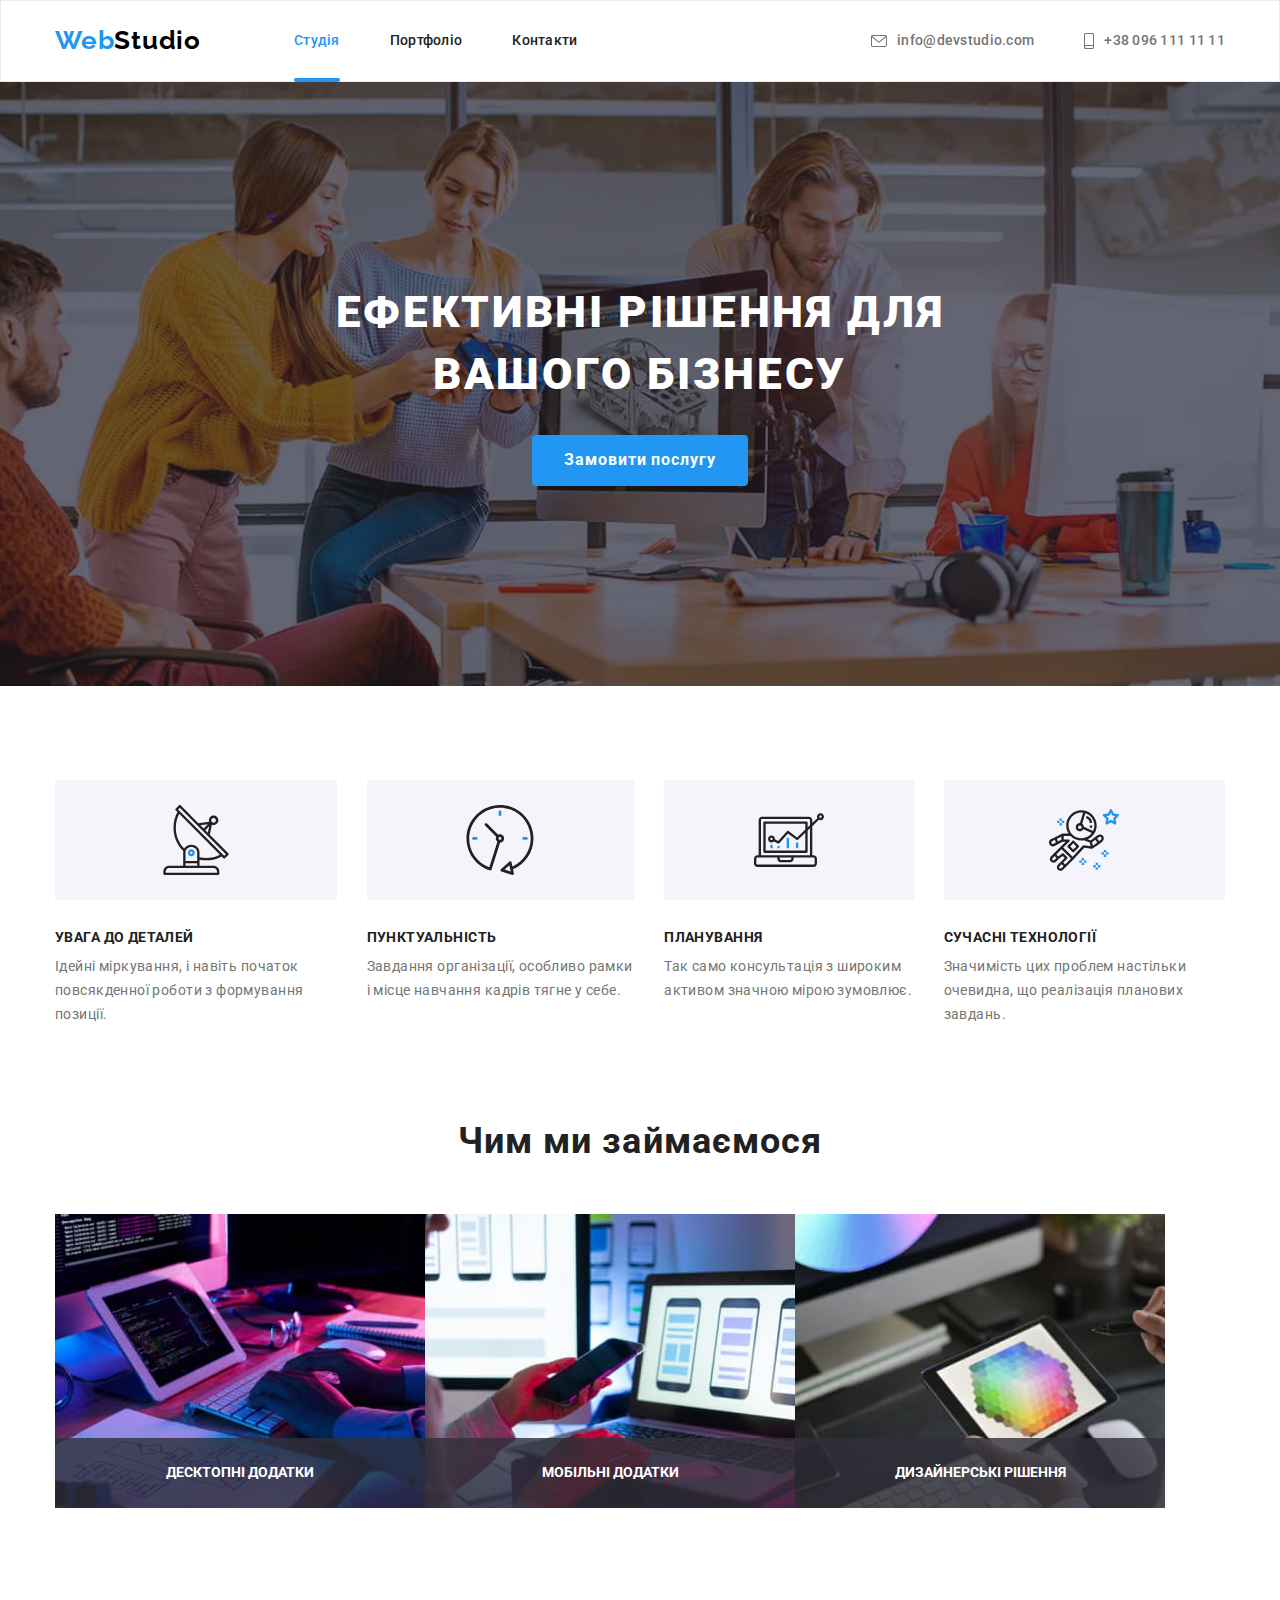
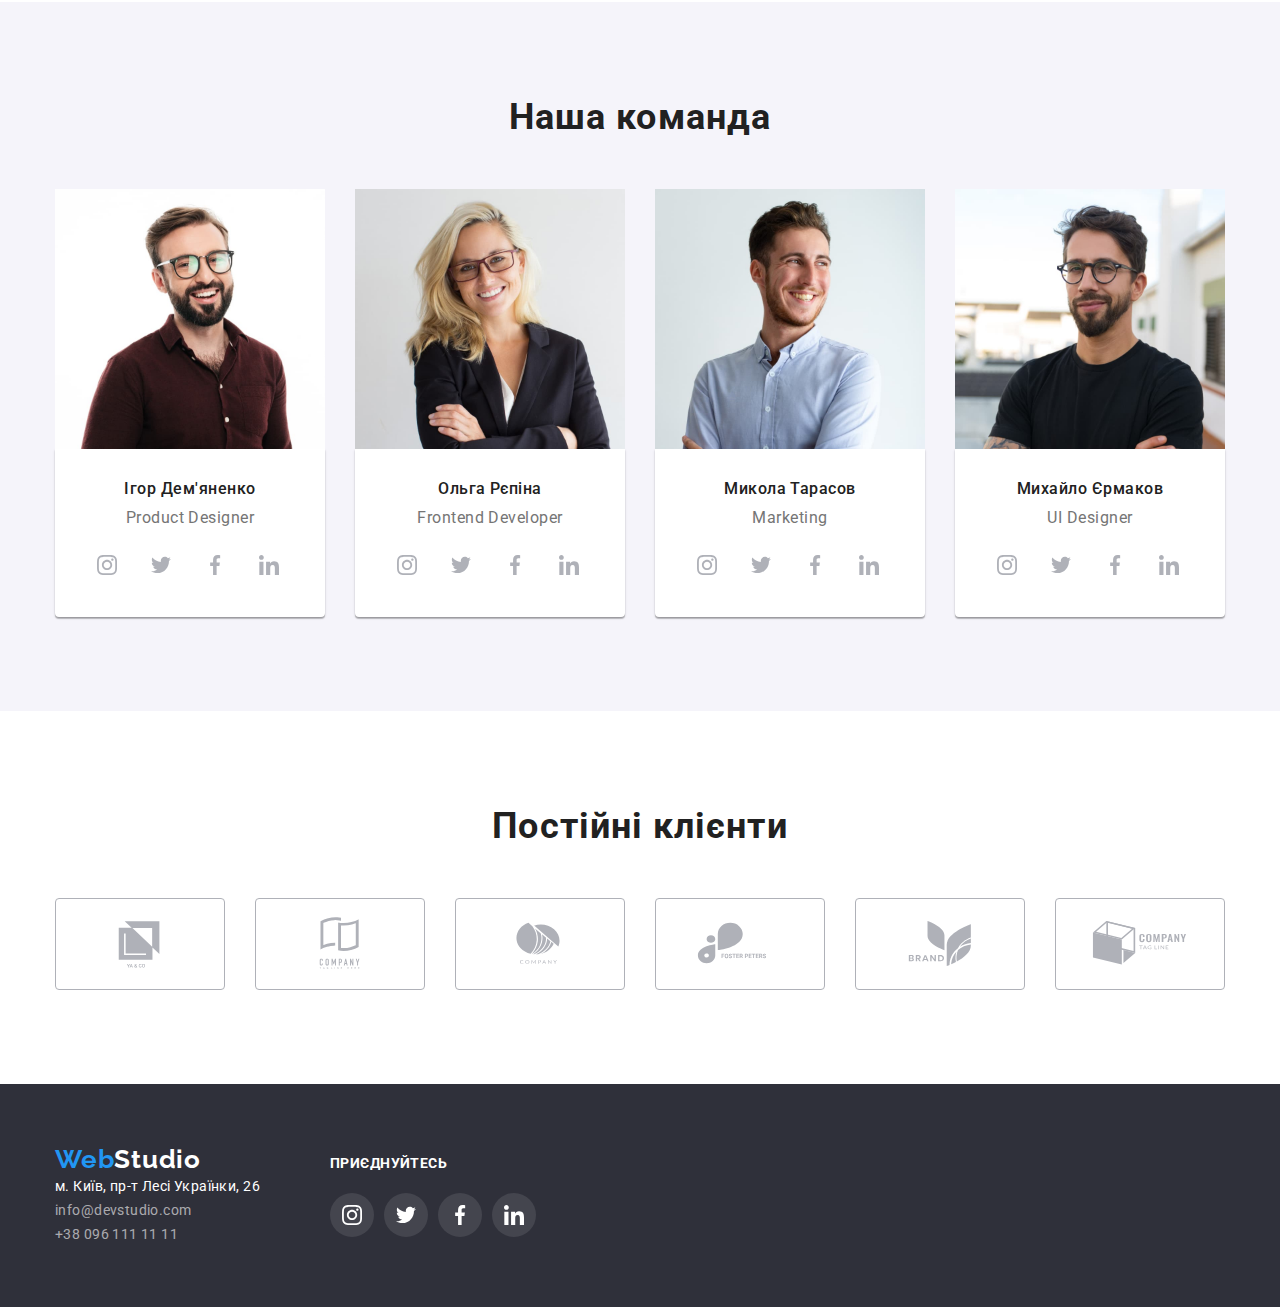
<file: index.html>
<!DOCTYPE html>
<html lang="uk">
  <head>
    <meta charset="UTF-8" />
    <meta http-equiv="X-UA-Compatible" content="IE=edge" />
    <meta name="viewport" content="width=device-width, initial-scale=1.0" />
    <title>Студія</title>
    <link rel="preconnect" href="https://fonts.googleapis.com" />
    <link rel="preconnect" href="https://fonts.gstatic.com" crossorigin />
    <link
      href="https://fonts.googleapis.com/css2?family=Raleway:wght@700&family=Roboto:wght@400;500;700;900&display=swap"
      rel="stylesheet"
    />
    <link
      rel="stylesheet"
      href="https://cdnjs.cloudflare.com/ajax/libs/modern-normalize/1.1.0/modern-normalize.min.css"
    />
    <link rel="stylesheet" href="./css/styles.css" />
  </head>
  <body>
    <!--Шапка сайта-->
    <header class="header">
      <div class="container header-box">
        <nav class="header-nav">
          <a href="index.html" class="header-logo"
            >Web<span class="accent-logo-header">Studio</span></a
          >
          <ul class="header-list-nav list">
            <li class="header-item"><a href="index.html" class="header-link current">Студія</a></li>
            <li class="header-item">
              <a href="portfolio.html" class="header-link">Портфоліо</a>
            </li>
            <li class="header-item"><a href="/" class="header-link">Контакти</a></li>
          </ul>
        </nav>
        <ul class="header-list list">
          <li class="header-item">
            <a href="mailto:info@devstudio.com" class="header-contact"
              ><svg viewBox="0 0 43 32" width="16" height="12" class="contact-icon">
                <use href="./images/icons.svg.svg#icon-envelope"></use>
              </svg>
              info@devstudio.com</a
            >
          </li>
          <li class="header-item">
            <a href="tel:+380961111111" class="header-contact"
              ><svg viewBox="0 0 20 32" width="10" height="16" class="contact-icon">
                <use href="./images/icons.svg.svg#icon-smartphone"></use>
              </svg>
              +38 096 111 11 11</a
            >
          </li>
        </ul>
      </div>
    </header>
    <main>
      <!--Герой-->
      <section class="hero">
        <div class="container">
          <h1 class="hero-title">Ефективні рішення для вашого бізнесу</h1>
          <button type="button" class="hero-btn" data-modal-open>Замовити послугу</button>
        </div>
      </section>
      <!--Особенности-->
      <section class="section sec-padding-bot-0">
        <div class="container">
          <h2 class="visually-hidden">Особливості</h2>
          <ul class="peculiarities-list list">
            <li class="peculiarities-item">
              <div class="peculiarities-block">
                <svg viewBox="0 0 32 32" width="70" height="70">
                  <use href="./images/icons.svg.svg#icon-antenna"></use>
                </svg>
              </div>
              <h3 class="peculiarities-title">Увага до деталей</h3>
              <p class="peculiarities-description">
                Ідейні міркування, і навіть початок повсякденної роботи з формування позиції.
              </p>
            </li>
            <li class="peculiarities-item">
              <div class="peculiarities-block">
                <svg viewBox="0 0 32 32" width="70" height="70">
                  <use href="./images/icons.svg.svg#icon-clock"></use>
                </svg>
              </div>
              <h3 class="peculiarities-title">Пунктуальність</h3>
              <p class="peculiarities-description">
                Завдання організації, особливо рамки і місце навчання кадрів тягне у себе.
              </p>
            </li>
            <li class="peculiarities-item">
              <div class="peculiarities-block">
                <svg viewBox="0 0 32 32" width="70" height="70">
                  <use href="./images/icons.svg.svg#icon-diagram"></use>
                </svg>
              </div>
              <h3 class="peculiarities-title">Планування</h3>
              <p class="peculiarities-description">
                Так само консультація з широким активом значною мірою зумовлює.
              </p>
            </li>
            <li class="peculiarities-item">
              <div class="peculiarities-block">
                <svg viewBox="0 0 32 32" width="70" height="70">
                  <use href="./images/icons.svg.svg#icon-astronaut"></use>
                </svg>
              </div>
              <h3 class="peculiarities-title">Сучасні технології</h3>
              <p class="peculiarities-description">
                Значимість цих проблем настільки очевидна, що реалізація планових завдань.
              </p>
            </li>
          </ul>
        </div>
      </section>
      <!--Чем мы занимаемся-->
      <section class="section">
        <div class="container">
          <h2 class="work-title">Чим ми займаємося</h2>
          <ul class="work-list list">
            <li class="work-item">
              <img src="./images/img-1.jpg" width="370" alt="технології" />
              <div class="decorative-text"><p class="text-work-item">Десктопні додатки</p></div>
            </li>
            <li class="work-item">
              <img src="./images/img-2.jpg" width="370" alt="комунікація" />
              <div class="decorative-text"><p class="text-work-item">Мобільні додатки</p></div>
            </li>
            <li class="work-item">
              <img src="./images/img-3.jpg" width="370" alt="малювання" />
              <div class="decorative-text"><p class="text-work-item">Дизайнерські рішення</p></div>
            </li>
          </ul>
        </div>
      </section>
      <!--Наша команда-->
      <section class="section workers">
        <div class="container">
          <h2 class="team-title">Наша команда</h2>
          <ul class="workers-list list">
            <li class="workers-item">
              <img src="./images/worker-11.jpg" width="270" alt="працівник-1" class="img-workers" />
              <div class="card-workers">
                <h3 class="workers-title">Ігор Дем'яненко</h3>
                <p lang="en" class="workers-description">Product Designer</p>
                <ul class="social-list list">
                  <li class="social-item">
                    <a class="social-icon" href="/"
                      ><svg viewBox width="20" height="20">
                        <use href="./images/icons.svg.svg#icon-instagram"></use>
                      </svg>
                    </a>
                  </li>
                  <li class="social-item">
                    <a class="social-icon" href="/"
                      ><svg viewBox width="20" height="20">
                        <use href="./images/icons.svg.svg#icon-twitter"></use>
                      </svg>
                    </a>
                  </li>
                  <li class="social-item">
                    <a class="social-icon" href="/"
                      ><svg viewBox width="20" height="20">
                        <use href="./images/icons.svg.svg#icon-facebook"></use>
                      </svg>
                    </a>
                  </li>
                  <li class="social-item">
                    <a class="social-icon" href="/"
                      ><svg viewBox width="20" height="20">
                        <use href="./images/icons.svg.svg#icon-linkedin"></use>
                      </svg>
                    </a>
                  </li>
                </ul>
              </div>
            </li>
            <li class="workers-item">
              <img src="./images/worker-12.jpg" width="270" alt="працівник-2" class="img-workers" />
              <div class="card-workers">
                <h3 class="workers-title">Ольга Рєпіна</h3>
                <p lang="en" class="workers-description">Frontend Developer</p>
                <ul class="social-list list">
                  <li class="social-item">
                    <a class="social-icon" href="/"
                      ><svg viewBox width="20" height="20">
                        <use href="./images/icons.svg.svg#icon-instagram"></use>
                      </svg>
                    </a>
                  </li>
                  <li class="social-item">
                    <a class="social-icon" href="/"
                      ><svg viewBox width="20" height="20">
                        <use href="./images/icons.svg.svg#icon-twitter"></use>
                      </svg>
                    </a>
                  </li>
                  <li class="social-item">
                    <a class="social-icon" href="/"
                      ><svg viewBox width="20" height="20">
                        <use href="./images/icons.svg.svg#icon-facebook"></use>
                      </svg>
                    </a>
                  </li>
                  <li class="social-item">
                    <a class="social-icon" href="/"
                      ><svg viewBox width="20" height="20">
                        <use href="./images/icons.svg.svg#icon-linkedin"></use>
                      </svg>
                    </a>
                  </li>
                </ul>
              </div>
            </li>
            <li class="workers-item">
              <img src="./images/worker-13.jpg" width="270" alt="працівник-3" class="img-workers" />
              <div class="card-workers">
                <h3 class="workers-title">Микола Тарасов</h3>
                <p lang="en" class="workers-description">Marketing</p>
                <ul class="social-list list">
                  <li class="social-item">
                    <a class="social-icon" href="/"
                      ><svg viewBox width="20" height="20">
                        <use href="./images/icons.svg.svg#icon-instagram"></use>
                      </svg>
                    </a>
                  </li>
                  <li class="social-item">
                    <a class="social-icon" href="/"
                      ><svg viewBox width="20" height="20">
                        <use href="./images/icons.svg.svg#icon-twitter"></use>
                      </svg>
                    </a>
                  </li>
                  <li class="social-item">
                    <a class="social-icon" href="/"
                      ><svg viewBox width="20" height="20">
                        <use href="./images/icons.svg.svg#icon-facebook"></use>
                      </svg>
                    </a>
                  </li>
                  <li class="social-item">
                    <a class="social-icon" href="/"
                      ><svg viewBox width="20" height="20">
                        <use href="./images/icons.svg.svg#icon-linkedin"></use>
                      </svg>
                    </a>
                  </li>
                </ul>
              </div>
            </li>
            <li class="workers-item">
              <img src="./images/worker-14.jpg" width="270" alt="працівник-4" class="img-workers" />
              <div class="card-workers">
                <h3 class="workers-title">Михайло Єрмаков</h3>
                <p lang="en" class="workers-description">UI Designer</p>
                <ul class="social-list list">
                  <li class="social-item">
                    <a class="social-icon" href="/"
                      ><svg viewBox width="20" height="20">
                        <use href="./images/icons.svg.svg#icon-instagram"></use>
                      </svg>
                    </a>
                  </li>
                  <li class="social-item">
                    <a class="social-icon" href="/"
                      ><svg viewBox width="20" height="20">
                        <use href="./images/icons.svg.svg#icon-twitter"></use>
                      </svg>
                    </a>
                  </li>
                  <li class="social-item">
                    <a class="social-icon" href="/"
                      ><svg viewBox width="20" height="20">
                        <use href="./images/icons.svg.svg#icon-facebook"></use>
                      </svg>
                    </a>
                  </li>
                  <li class="social-item">
                    <a class="social-icon" href="/"
                      ><svg viewBox width="20" height="20">
                        <use href="./images/icons.svg.svg#icon-linkedin"></use>
                      </svg>
                    </a>
                  </li>
                </ul>
              </div>
            </li>
          </ul>
        </div>
      </section>
      <!--Постійні клієнти-->
      <section class="section client">
        <div class="container">
          <h2 class="client-title">Постійні клієнти</h2>
          <ul class="client-list list">
            <li class="client-item">
              <a class="client-icon" href="/"
                ><svg viewBox width="106" height="60">
                  <use href="./images/icons.svg.svg#icon-company-1"></use>
                </svg>
              </a>
            </li>
            <li class="client-item">
              <a class="client-icon" href="/"
                ><svg viewBox width="106" height="60">
                  <use href="./images/icons.svg.svg#icon-company-2"></use>
                </svg>
              </a>
            </li>
            <li class="client-item">
              <a class="client-icon" href="/"
                ><svg viewBox width="106" height="60">
                  <use href="./images/icons.svg.svg#icon-company-3"></use>
                </svg>
              </a>
            </li>
            <li class="client-item">
              <a class="client-icon" href="/"
                ><svg viewBox width="106" height="60">
                  <use href="./images/icons.svg.svg#icon-company-4"></use>
                </svg>
              </a>
            </li>
            <li class="client-item">
              <a class="client-icon" href="/"
                ><svg viewBox width="106" height="60">
                  <use href="./images/icons.svg.svg#icon-company-5"></use>
                </svg>
              </a>
            </li>
            <li class="client-item">
              <a class="client-icon" href="/"
                ><svg viewBox width="106" height="60">
                  <use href="./images/icons.svg.svg#icon-company-6"></use>
                </svg>
              </a>
            </li>
          </ul>
        </div>
      </section>
    </main>
    <!--Подвал-->
    <footer class="footer">
      <div class="container footer-wrapper">
        <div class="footer-info">
          <a href="index.html" class="footer-logo"
            >Web<span class="accent-logo-footer">Studio</span></a
          >
          <address class="add">
            <ul class="footer-list list">
              <li class="footer-add">
                <a
                  href="https://goo.gl/maps/QgjhshZsRdCma7ik6"
                  target="_blank"
                  rel="noopener noreferrer nofollow"
                  class="footer-link-add"
                  >м. Київ, пр-т Лесі Українки, 26</a
                >
              </li>
              <li class="footer-mail">
                <a href="mailto:info@devstudio.com" class="footer-link">info@devstudio.com</a>
              </li>
              <li class="footer-contact">
                <a href="tel:+380961111111" class="footer-link">+38 096 111 11 11</a>
              </li>
            </ul>
          </address>
        </div>
        <div class="footer-social">
          <strong class="footer-strong-title">ПРИЄДНУЙТЕСЬ</strong>
          <ul class="social-studio-list list">
            <li class="social-studio-item">
              <a class="footer-icon" href="/"
                ><svg viewBox width="20" height="20">
                  <use href="./images/icons.svg.svg#icon-instagram"></use>
                </svg>
              </a>
            </li>
            <li class="social-studio-item">
              <a class="footer-icon" href="/"
                ><svg viewBox width="20" height="20">
                  <use href="./images/icons.svg.svg#icon-twitter"></use>
                </svg>
              </a>
            </li>
            <li class="social-studio-item">
              <a class="footer-icon" href="/"
                ><svg viewBox width="20" height="20">
                  <use href="./images/icons.svg.svg#icon-facebook"></use>
                </svg>
              </a>
            </li>
            <li class="social-studio-item">
              <a class="footer-icon" href="/"
                ><svg viewBox width="20" height="20">
                  <use href="./images/icons.svg.svg#icon-linkedin"></use>
                </svg>
              </a>
            </li>
          </ul>
        </div>
      </div>
    </footer>
    <div class="backdrop is-hidden" data-modal>
      <div class="modal">
        <button type="button" class="close-button" data-modal-close>
          <svg viewBox width="11" height="11">
            <use href="./images/icons.svg.svg#close"></use>
          </svg>
        </button>
      </div>
    </div>
    <script src="./js/modal.js"></script>
  </body>
</html>
</file>
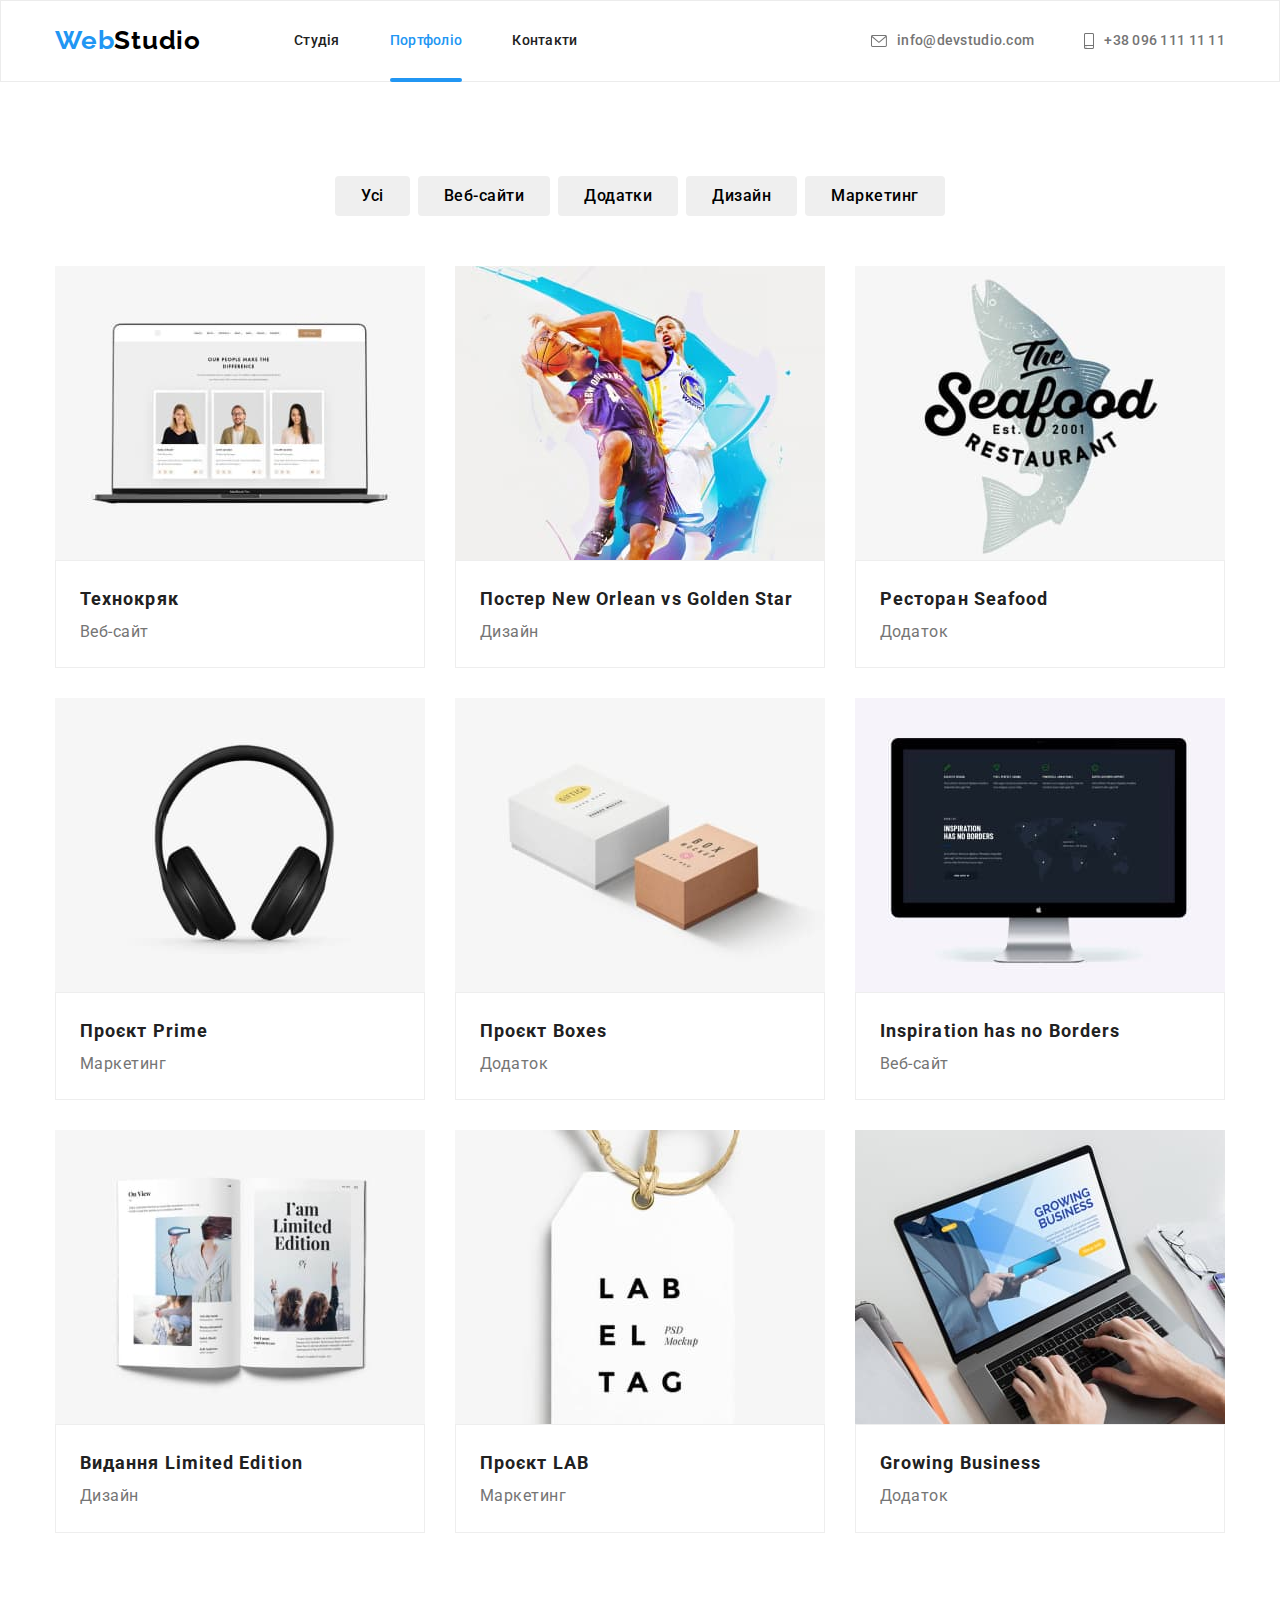
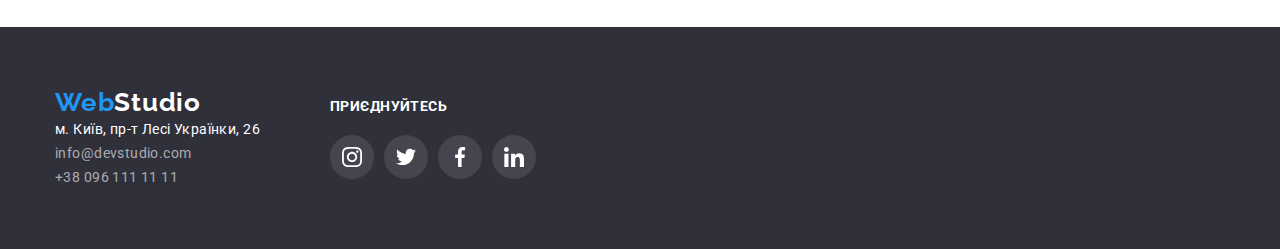
<file: portfolio.html>
<!DOCTYPE html>
<html lang="en">
  <head>
    <meta charset="UTF-8" />
    <meta http-equiv="X-UA-Compatible" content="IE=edge" />
    <meta name="viewport" content="width=device-width, initial-scale=1.0" />
    <title>Портфоліо</title>
    <link rel="preconnect" href="https://fonts.googleapis.com" />
    <link rel="preconnect" href="https://fonts.gstatic.com" crossorigin />
    <link
      href="https://fonts.googleapis.com/css2?family=Raleway:wght@700&family=Roboto:wght@400;500;700;900&display=swap"
      rel="stylesheet"
    />
    <link
      rel="stylesheet"
      href="https://cdnjs.cloudflare.com/ajax/libs/modern-normalize/1.1.0/modern-normalize.min.css"
    />
    <link rel="stylesheet" href="./css/styles.css" />
  </head>
  <body>
    <!--Шапка сайта-->
    <header class="header">
      <div class="container header-box">
        <nav class="header-nav">
          <a href="index.html" class="header-logo"
            >Web<span class="accent-logo-header">Studio</span></a
          >
          <ul class="header-list-nav list">
            <li class="header-item"><a href="index.html" class="header-link">Студія</a></li>
            <li class="header-item">
              <a href="portfolio.html" class="header-link current">Портфоліо</a>
            </li>
            <li class="header-item"><a href="/" class="header-link">Контакти</a></li>
          </ul>
        </nav>
        <ul class="header-list list">
          <li class="header-item">
            <a href="mailto:info@devstudio.com" class="header-contact"
              ><svg viewBox="0 0 43 32" width="16" height="12" class="contact-icon">
                <use href="./images/icons.svg.svg#icon-envelope"></use>
              </svg>
              info@devstudio.com</a
            >
          </li>
          <li class="header-item">
            <a href="tel:+380961111111" class="header-contact"
              ><svg viewBox="0 0 20 32" width="10" height="16" class="contact-icon">
                <use href="./images/icons.svg.svg#icon-smartphone"></use>
              </svg>
              +38 096 111 11 11</a
            >
          </li>
        </ul>
      </div>
    </header>
    <main>
      <!--Кнопки-фильтры-->
      <section class="section">
        <div class="container">
          <h1 class="visually-hidden">Портфоліо</h1>
          <ul class="portfolio-list-btn list">
            <li class="portfolio-item-btn">
              <button type="button" class="portfolio-btn">Усі</button>
            </li>
            <li class="portfolio-item-btn">
              <button type="button" class="portfolio-btn">Веб-сайти</button>
            </li>
            <li class="portfolio-item-btn">
              <button type="button" class="portfolio-btn">Додатки</button>
            </li>
            <li class="portfolio-item-btn">
              <button type="button" class="portfolio-btn">Дизайн</button>
            </li>
            <li class="portfolio-item-btn">
              <button type="button" class="portfolio-btn">Маркетинг</button>
            </li>
          </ul>
          <!--Проекты-->
          <ul class="portfolio-list-photo list">
            <li class="portfolio-item">
              <a href="/" class="link-portfolio">
                <div class="portfolio-wrap-details">
                  <img src="./images/img10.jpg" width="370" alt="приклад-роботи-1" />
                  <p class="portfolio-details">
                    Ресурс пропонує комплексні пропозиції з різним рівнем функціоналу та сервісів.
                    Все це дозволить відвідувачу отримати вичерпні відомості про компанію чи
                    приватну особу.
                  </p>
                </div>
                <div class="card">
                  <h2 class="portfolio-title">Технокряк</h2>
                  <p class="portfolio-description">Веб-сайт</p>
                </div></a
              >
            </li>
            <li class="portfolio-item">
              <a href="/" class="link-portfolio">
                <div class="portfolio-wrap-details">
                  <img src="./images/img11.jpg" width="370" alt="приклад-роботи-2" />
                  <p class="portfolio-details">
                    Ресурс пропонує комплексні пропозиції з різним рівнем функціоналу та сервісів.
                    Все це дозволить відвідувачу отримати вичерпні відомості про компанію чи
                    приватну особу.
                  </p>
                </div>
                <div class="card">
                  <h2 class="portfolio-title">Постер New Orlean vs Golden Star</h2>
                  <p class="portfolio-description">Дизайн</p>
                </div></a
              >
            </li>
            <li class="portfolio-item">
              <a href="/" class="link-portfolio">
                <div class="portfolio-wrap-details">
                  <img src="./images/img12.jpg" width="370" alt="приклад-роботи-3" />
                  <p class="portfolio-details">
                    Ресурс пропонує комплексні пропозиції з різним рівнем функціоналу та сервісів.
                    Все це дозволить відвідувачу отримати вичерпні відомості про компанію чи
                    приватну особу.
                  </p>
                </div>
                <div class="card">
                  <h2 class="portfolio-title">Ресторан Seafood</h2>
                  <p class="portfolio-description">Додаток</p>
                </div></a
              >
            </li>
            <li class="portfolio-item">
              <a href="/" class="link-portfolio">
                <div class="portfolio-wrap-details">
                  <img src="./images/img13.jpg" width="370" alt="приклад-роботи-4" />
                  <p class="portfolio-details">
                    Ресурс пропонує комплексні пропозиції з різним рівнем функціоналу та сервісів.
                    Все це дозволить відвідувачу отримати вичерпні відомості про компанію чи
                    приватну особу.
                  </p>
                </div>
                <div class="card">
                  <h2 class="portfolio-title">Проєкт Prime</h2>
                  <p class="portfolio-description">Маркетинг</p>
                </div></a
              >
            </li>
            <li class="portfolio-item">
              <a href="/" class="link-portfolio">
                <div class="portfolio-wrap-details">
                  <img src="./images/img14.jpg" width="370" alt="приклад-роботи-5" />
                  <p class="portfolio-details">
                    Ресурс пропонує комплексні пропозиції з різним рівнем функціоналу та сервісів.
                    Все це дозволить відвідувачу отримати вичерпні відомості про компанію чи
                    приватну особу.
                  </p>
                </div>
                <div class="card">
                  <h2 class="portfolio-title">Проєкт Boxes</h2>
                  <p class="portfolio-description">Додаток</p>
                </div></a
              >
            </li>
            <li class="portfolio-item">
              <a href="/" class="link-portfolio">
                <div class="portfolio-wrap-details">
                  <img src="./images/img15.jpg" width="370" alt="приклад-роботи-6" />
                  <p class="portfolio-details">
                    Ресурс пропонує комплексні пропозиції з різним рівнем функціоналу та сервісів.
                    Все це дозволить відвідувачу отримати вичерпні відомості про компанію чи
                    приватну особу.
                  </p>
                </div>
                <div class="card">
                  <h2 lang="en" class="portfolio-title">Inspiration has no Borders</h2>
                  <p class="portfolio-description">Веб-сайт</p>
                </div></a
              >
            </li>
            <li class="portfolio-item">
              <a href="/" class="link-portfolio">
                <div class="portfolio-wrap-details">
                  <img src="./images/img16.jpg" width="370" alt="приклад-роботи-7" />
                  <p class="portfolio-details">
                    Ресурс пропонує комплексні пропозиції з різним рівнем функціоналу та сервісів.
                    Все це дозволить відвідувачу отримати вичерпні відомості про компанію чи
                    приватну особу.
                  </p>
                </div>
                <div class="card">
                  <h2 class="portfolio-title">Видання Limited Edition</h2>
                  <p class="portfolio-description">Дизайн</p>
                </div></a
              >
            </li>
            <li class="portfolio-item">
              <a href="/" class="link-portfolio">
                <div class="portfolio-wrap-details">
                  <img src="./images/img17.jpg" width="370" alt="приклад-роботи-8" />
                  <p class="portfolio-details">
                    Ресурс пропонує комплексні пропозиції з різним рівнем функціоналу та сервісів.
                    Все це дозволить відвідувачу отримати вичерпні відомості про компанію чи
                    приватну особу.
                  </p>
                </div>
                <div class="card">
                  <h2 class="portfolio-title">Проєкт LAB</h2>
                  <p class="portfolio-description">Маркетинг</p>
                </div></a
              >
            </li>
            <li class="portfolio-item">
              <a href="/" class="link-portfolio">
                <div class="portfolio-wrap-details">
                  <img src="./images/img18.jpg" width="370" alt="приклад-роботи-9" />
                  <p class="portfolio-details">
                    Ресурс пропонує комплексні пропозиції з різним рівнем функціоналу та сервісів.
                    Все це дозволить відвідувачу отримати вичерпні відомості про компанію чи
                    приватну особу.
                  </p>
                </div>
                <div class="card">
                  <h2 lang="en" class="portfolio-title">Growing Business</h2>
                  <p class="portfolio-description">Додаток</p>
                </div></a
              >
            </li>
          </ul>
        </div>
      </section>
    </main>
    <!--Подвал-->
    <footer class="footer">
      <div class="container footer-wrapper">
        <div class="footer-info">
          <a href="index.html" class="footer-logo"
            >Web<span class="accent-logo-footer">Studio</span></a
          >
          <address class="add">
            <ul class="footer-list list">
              <li class="footer-add">
                <a
                  href="https://goo.gl/maps/QgjhshZsRdCma7ik6"
                  target="_blank"
                  rel="noopener noreferrer nofollow"
                  class="footer-link-add"
                  >м. Київ, пр-т Лесі Українки, 26</a
                >
              </li>
              <li class="footer-mail">
                <a href="mailto:info@devstudio.com" class="footer-link">info@devstudio.com</a>
              </li>
              <li class="footer-contact">
                <a href="tel:+380961111111" class="footer-link">+38 096 111 11 11</a>
              </li>
            </ul>
          </address>
        </div>
        <div class="footer-social">
          <strong class="footer-strong-title">ПРИЄДНУЙТЕСЬ</strong>
          <ul class="social-studio-list list">
            <li class="social-studio-item">
              <a class="footer-icon" href="/"
                ><svg viewBox width="20" height="20">
                  <use href="./images/icons.svg.svg#icon-instagram"></use>
                </svg>
              </a>
            </li>
            <li class="social-studio-item">
              <a class="footer-icon" href="/"
                ><svg viewBox width="20" height="20">
                  <use href="./images/icons.svg.svg#icon-twitter"></use>
                </svg>
              </a>
            </li>
            <li class="social-studio-item">
              <a class="footer-icon" href="/"
                ><svg viewBox width="20" height="20">
                  <use href="./images/icons.svg.svg#icon-facebook"></use>
                </svg>
              </a>
            </li>
            <li class="social-studio-item">
              <a class="footer-icon" href="/"
                ><svg viewBox width="20" height="20">
                  <use href="./images/icons.svg.svg#icon-linkedin"></use>
                </svg>
              </a>
            </li>
          </ul>
        </div>
      </div>
    </footer>
  </body>
</html>
</file>
<file: css/styles.css>
:root {
  --primary-color: #212121;
  --secondary-color: #757575;
  --accent-add-color: rgba(255, 255, 255, 0.6);
  --accent-color: #2196f3;
  --accent-color-hero: #188ce8;
  --white-color: #ffffff;
  --black-color: #000000;
  --logo-color: #2196f3;
  --background-color: #2f303a;
  --background-color-team: #f5f4fa;
}

img,
a {
  display: block;
}
button {
  border: none;
}
h1,
h2,
h3,
h4,
h5,
h6,
ul,
p {
  margin: 0;
}
ul {
  padding-left: 0;
}
.list {
  list-style: none;
}
.visually-hidden {
  position: absolute;
  white-space: nowrap;
  width: 1px;
  height: 1px;
  overflow: hidden;
  border: 0;
  padding: 0;
  clip: rect(0 0 0 0);
  clip-path: inset(50%);
  margin: -1px;
}
.container {
  width: 1200px;
  margin: 0 auto;
  padding-left: 15px;
  padding-right: 15px;
}
.section {
  padding: 94px 0;
}
body {
  font-family: 'Roboto', sans-serif;
  color: var(--primary-color);
  font-weight: 400;
}
.header {
  border: 1px solid #ececec;
}
.header-logo,
.footer-logo {
  font-family: 'Raleway', sans-serif;
  font-weight: 700;
  font-size: 26px;
  line-height: 1.2;
  letter-spacing: 0.03em;
  text-decoration: none;
  color: var(--logo-color);
}
.accent-logo-header {
  color: var(--black-color);
}
.accent-logo-footer {
  color: var(--white-color);
}
.header-link,
.header-contact {
  display: block;
  padding-top: 32px;
  padding-bottom: 32px;
  transition: color 250ms cubic-bezier(0.4, 0, 0.2, 1);
}
.header-item + .header-item {
  margin-left: 50px;
}
.header-box,
.header-nav {
  display: flex;
  align-items: center;
}
.header-list-nav {
  display: flex;
  margin-left: 93px;
}
.header-list {
  display: flex;
  margin-left: auto;
}
.header-link {
  font-weight: 500;
  font-size: 14px;
  line-height: 1.1;
  letter-spacing: 0.02em;
  text-decoration: none;
  color: var(--primary-color);
  position: relative;
}
.header-link.current::after {
  content: '';
  position: absolute;
  left: 0;
  bottom: -1px;
  display: block;
  width: 100%;
  height: 4px;
  border-radius: 2px;
  background-color: var(--accent-color);
}
.header-list-nav .header-link.current {
  color: var(--accent-color);
}
.header-contact {
  display: flex;
  align-items: center;
  font-weight: 500;
  font-size: 14px;
  line-height: 1.1;
  letter-spacing: 0.02em;
  color: var(--secondary-color);
  text-decoration: none;
}
.header-link:hover,
.header-link:focus {
  color: var(--accent-color);
}
.header-contact:hover,
.header-contact:focus {
  color: var(--accent-color);
}
.contact-icon {
  margin-right: 10px;
  fill: currentColor;
}
.hero {
  background: #c4c4c4;
  background-image: linear-gradient(to right, rgba(47, 48, 58, 0.4), rgba(47, 48, 58, 0.4)),
    url('../images/hero.jpg');
  background-repeat: no-repeat;
  background-size: cover;
  background-position: center;
  padding: 200px 0;
}
.hero-title {
  font-weight: 900;
  font-size: 44px;
  line-height: 1.4;
  text-align: center;
  letter-spacing: 0.06em;
  text-transform: uppercase;
  color: var(--white-color);
  max-width: 650px;
  margin: 0 auto;
  margin-bottom: 30px;
}
.hero-btn {
  display: block;
  margin: 0 auto;
  background-color: var(--accent-color);
  cursor: pointer;
  font-family: inherit;
  font-weight: 700;
  font-size: 16px;
  line-height: 1.9;
  letter-spacing: 0.06em;
  color: var(--white-color);
  padding: 10px 32px;
  border-radius: 4px;
  transition: background-color 250ms cubic-bezier(0.4, 0, 0.2, 1);
}
.hero-btn:hover,
.hero-btn:focus {
  background-color: var(--accent-color-hero);
}
.sec-padding-bot-0 {
  padding-bottom: 0;
}
.peculiarities-list {
  display: flex;
}
.peculiarities-block {
  height: 120px;
  display: flex;
  align-items: center;
  justify-content: center;
  margin-bottom: 30px;
  background-color: var(--background-color-team);
}
.peculiarities-item + .peculiarities-item {
  padding-left: 30px;
}
.peculiarities-title {
  font-weight: 700;
  font-size: 14px;
  line-height: 1.1;
  letter-spacing: 0.03em;
  text-transform: uppercase;
  margin-bottom: 10px;
}
.peculiarities-description {
  font-size: 14px;
  line-height: 1.7;
  letter-spacing: 0.03em;
  color: var(--secondary-color);
}
.work-list {
  display: flex;
}
.work-item {
  flex-basis: calc((100%-2 * 30px) / 3);
  position: relative;
}
.decorative-text {
  display: flex;
  position: absolute;
  width: 370px;
  height: 70px;
  background: rgba(47, 48, 58, 0.8);
  bottom: 0;
  left: 0;
  justify-content: center;
  align-items: center;
}
.text-work-item {
  font-weight: 700;
  font-size: 14px;
  line-height: 1.1;
  text-transform: uppercase;
  color: var(--white-color);
}
.card-workers {
  padding: 30px;
  background: var(--white-color);
  box-shadow: 0px 1px 3px rgb(0 0 0 / 12%), 0px 1px 1px rgb(0 0 0 / 14%),
    0px 2px 1px rgb(0 0 0 / 20%);
  border-radius: 0px 0px 4px 4px;
}
.workers {
  background: var(--background-color-team);
}
.workers-list {
  display: flex;
  gap: 30px;
}
.workers-item {
  flex-basis: calc((100%-3 * 30px) / 4);
}
.workers-title {
  font-weight: 500;
  font-size: 16px;
  line-height: 1.2;
  text-align: center;
  letter-spacing: 0.03em;
  margin-bottom: 10px;
}
.workers-description {
  font-size: 16px;
  line-height: 1.2;
  text-align: center;
  letter-spacing: 0.03em;
  color: var(--secondary-color);
  margin-bottom: 16px;
}
.social-list {
  display: flex;
  justify-items: center;
  gap: 10px;
}
.social-icon {
  display: flex;
  width: 44px;
  height: 44px;
  border-radius: 50%;
  background-color: var(--white-color);
  fill: #afb1b8;
  align-items: center;
  justify-content: center;
  transition: fill 250ms cubic-bezier(0.4, 0, 0.2, 1),
    background-color 250ms cubic-bezier(0.4, 0, 0.2, 1);
}
.social-icon:hover,
.social-icon:focus {
  fill: var(--white-color);
  background-color: var(--accent-color);
}
.team-title,
.work-title {
  font-weight: 700;
  font-size: 36px;
  line-height: 1.2;
  text-align: center;
  letter-spacing: 0.03em;
  margin-bottom: 50px;
}
.client-title {
  font-weight: 700;
  font-size: 36px;
  line-height: 1.2;
  text-align: center;
  letter-spacing: 0.03em;
  margin-bottom: 50px;
}
.client-list {
  display: flex;
  justify-content: space-between;
}
.client-icon {
  display: flex;
  width: 170px;
  height: 92px;
  fill: #afb1b8;
  border: 1px solid #afb1b8;
  border-radius: 4px;
  justify-content: center;
  align-items: center;
  transition: fill 250ms cubic-bezier(0.4, 0, 0.2, 1), border 250ms cubic-bezier(0.4, 0, 0.2, 1);
}
.client-icon:hover,
.client-icon:focus {
  fill: var(--accent-color);
  border: 1px solid var(--accent-color);
}
.footer {
  background: var(--background-color);
  padding-top: 60px;
  padding-bottom: 60px;
}
.footer-link-add {
  font-style: normal;
  font-size: 14px;
  line-height: 1.7;
  letter-spacing: 0.03em;
  color: var(--white-color);
  text-decoration: none;
  transition: color 250ms cubic-bezier(0.4, 0, 0.2, 1);
}
.footer-link {
  font-style: normal;
  font-size: 14px;
  line-height: 1.7;
  letter-spacing: 0.03em;
  color: var(--accent-add-color);
  text-decoration: none;
  transition: color 250ms cubic-bezier(0.4, 0, 0.2, 1);
}
.footer-link-add:hover,
.footer-link-add:focus {
  color: var(--accent-color);
}
.footer-link:hover,
.footer-link:focus {
  color: var(--accent-color);
}
.footer-wrapper {
  display: flex;
  align-items: baseline;
}
.footer-social {
  margin-left: 70px;
}
.footer-strong-title {
  font-weight: 700;
  font-size: 14px;
  line-height: 1.14;
  letter-spacing: 0.03em;
  text-transform: uppercase;
  color: var(--white-color);
}
.social-studio-list {
  display: flex;
  justify-content: center;
  gap: 10px;
  margin-top: 20px;
}

.footer-icon {
  display: flex;
  width: 44px;
  height: 44px;
  border-radius: 50%;
  background: rgba(255, 255, 255, 0.1);
  fill: var(--white-color);
  justify-content: center;
  align-items: center;
  transition: background-color 250ms cubic-bezier(0.4, 0, 0.2, 1);
}
.footer-icon:hover,
.footer-icon:focus {
  background-color: var(--accent-color);
}
.portfolio-btn {
  cursor: pointer;
  font-family: inherit;
  font-weight: 500;
  font-size: 16px;
  line-height: 1.6;
  text-align: center;
  letter-spacing: 0.03em;
  border: 1px solid transparent;
  border-radius: 4px;
  padding: 6px 25px 6px 25px;
  transition: background-color 250ms cubic-bezier(0.4, 0, 0.2, 1),
    color 250ms cubic-bezier(0.4, 0, 0.2, 1), box-shadow 250ms cubic-bezier(0.4, 0, 0.2, 1);
}
.portfolio-btn:hover,
.portfolio-btn:focus {
  background-color: var(--accent-color);
  color: var(--white-color);
  box-shadow: 0px 3px 1px rgba(0, 0, 0, 0.1), 0px 1px 2px rgba(0, 0, 0, 0.08),
    0px 2px 2px rgba(0, 0, 0, 0.12);
}
.card {
  border: 1px solid #eeeeee;
  padding: 20px 24px 20px 24px;
}
.portfolio-title {
  font-family: 'Roboto', sans-serif;
  color: var(--primary-color);
  font-weight: 700;
  font-size: 18px;
  line-height: 2;
  letter-spacing: 0.06em;
}
.portfolio-description {
  font-family: 'Roboto', sans-serif;
  color: var(--primary-color);
  font-weight: 400;
  font-size: 16px;
  line-height: 1.9;
  letter-spacing: 0.03em;
  color: var(--secondary-color);
}
.portfolio-list-btn {
  display: flex;
  justify-content: center;
  margin-bottom: 50px;
}
.portfolio-item-btn + .portfolio-item-btn {
  margin-left: 8px;
}
.link-portfolio {
  display: block;
  text-decoration: none;
  transition: box-shadow 250ms cubic-bezier(0.4, 0, 0.2, 1);
}
.link-portfolio:hover,
.link-portfolio:focus {
  box-shadow: 0px 1px 1px rgba(0, 0, 0, 0.12), 0px 4px 4px rgba(0, 0, 0, 0.06),
    1px 4px 6px rgba(0, 0, 0, 0.16);
}
.portfolio-list-photo {
  display: flex;
  flex-wrap: wrap;
  gap: 30px;
}
.portfolio-item {
  flex-basis: calc(100% / 3 - 30px);
  background: #ffffff;
}
.portfolio-wrap-details {
  position: relative;
  overflow: hidden;
}
.portfolio-details {
  font-weight: 400;
  font-size: 18px;
  line-height: 1.5;
  letter-spacing: 0.03em;
  color: #ffffff;
  padding-top: 63px;
  padding-right: 24px;
  padding-bottom: 63px;
  padding-left: 24px;
  position: absolute;
  top: 0;
  left: 0;
  height: 100%;
  background: rgba(33, 150, 243, 0.9);
  transform: translateY(100%);
  transition: transform 250ms cubic-bezier(0.4, 0, 0.2, 1);
}
.portfolio-item:hover .portfolio-details {
  transform: translateY(0);
}

.backdrop {
  position: fixed;
  top: 0;
  left: 0;
  width: 100%;
  height: 100vh;
  background: rgba(0, 0, 0, 0.2);
  transition: opacity 250ms cubic-bezier(0.4, 0, 0.2, 1),
    visibility 250ms cubic-bezier(0.4, 0, 0.2, 1);
}
.modal {
  width: 528px;
  height: 581px;
  position: absolute;
  top: 50%;
  left: 50%;
  transform: translate(-50%, -50%);
  background: var(--white-color);
}
.close-button {
  position: absolute;
  top: 8px;
  right: 8px;
  width: 30px;
  height: 30px;
  border-radius: 50%;
  border: 1px solid rgba(0, 0, 0, 0.1);
  cursor: pointer;
  background-color: var(--white-color);
}

.is-hidden {
  opacity: 0;
  visibility: hidden;
  pointer-events: none;
}
.no-scroll {
  overflow: hidden;
}
</file>
